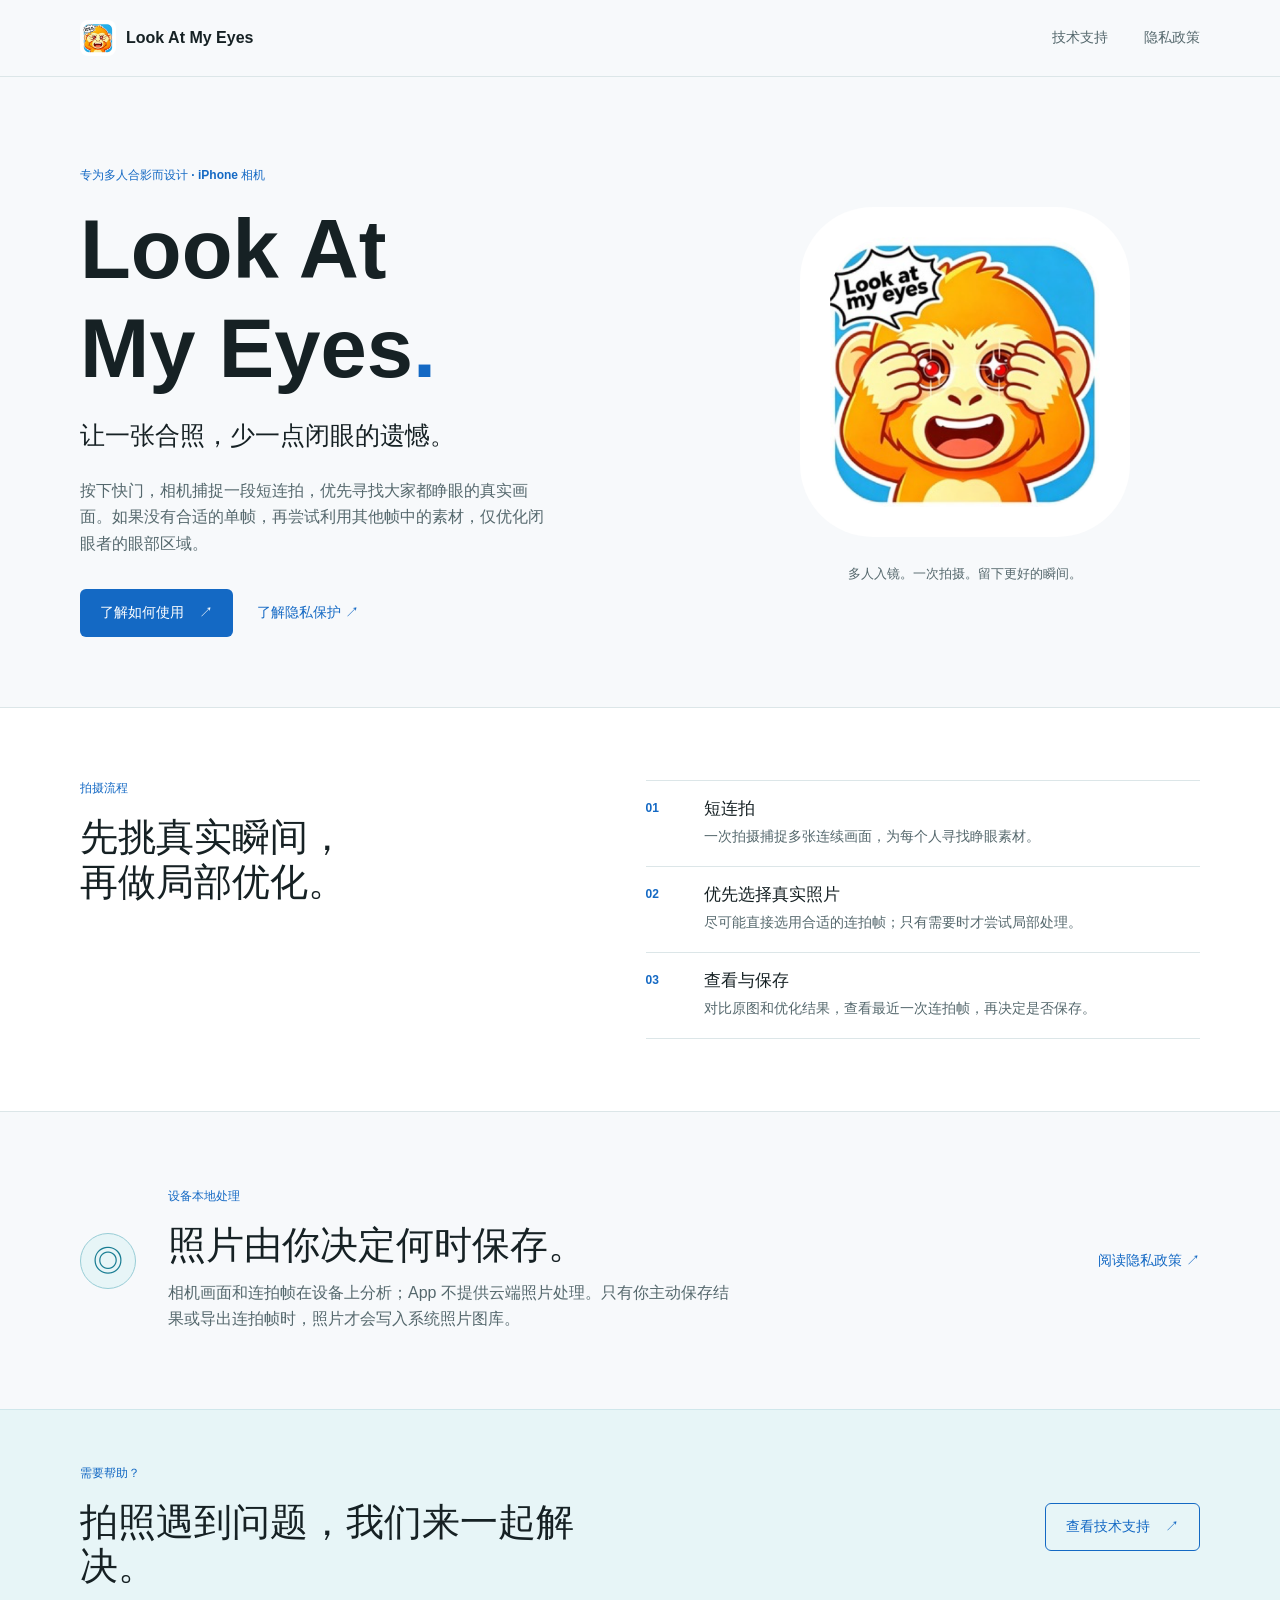
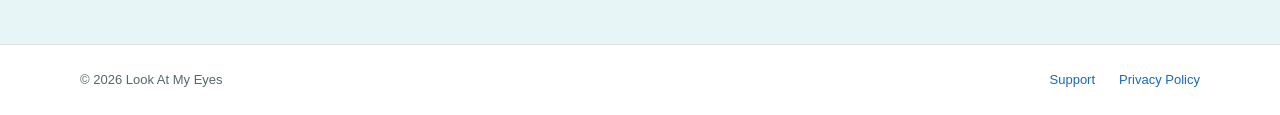
<file: index.html>
<!doctype html>
<html lang="zh-CN">
<head>
  <meta charset="utf-8">
  <meta name="viewport" content="width=device-width, initial-scale=1">
  <meta name="theme-color" content="#f7f9fb">
  <meta name="description" content="Look At My Eyes 是一款在设备本地处理多人合影的 iPhone 相机。了解功能、隐私保护和技术支持。">
  <title>Look At My Eyes | 合影，少一点遗憾</title>
  <link rel="icon" type="image/png" href="assets/app-icon.png">
  <link rel="stylesheet" href="styles.css">
</head>
<body>
  <header class="site-header">
    <nav class="nav shell" aria-label="主导航">
      <a class="brand" href="index.html" aria-current="page"><img src="assets/app-icon.png" width="36" height="36" alt=""><span>Look At My Eyes</span></a>
      <div class="nav-links">
        <a href="support.html">技术支持</a>
        <a href="privacy.html">隐私政策</a>
      </div>
    </nav>
  </header>
  <main>
    <section class="hero shell" aria-labelledby="hero-title">
      <div class="hero-copy">
        <p class="eyebrow">专为多人合影而设计 · iPhone 相机</p>
        <h1 id="hero-title">Look At<br>My Eyes<span class="period">.</span></h1>
        <p class="lead">让一张合照，少一点闭眼的遗憾。</p>
        <p class="intro">按下快门，相机捕捉一段短连拍，优先寻找大家都睁眼的真实画面。如果没有合适的单帧，再尝试利用其他帧中的素材，仅优化闭眼者的眼部区域。</p>
        <div class="hero-actions">
          <a class="button button-primary" href="support.html">了解如何使用 <span aria-hidden="true">↗</span></a>
          <a class="text-link" href="privacy.html">了解隐私保护 <span aria-hidden="true">↗</span></a>
        </div>
      </div>
      <div class="hero-art">
        <div class="app-icon-display"><img src="assets/app-icon.png" width="320" height="320" alt="Look At My Eyes App 图标"></div>
        <p class="art-caption">多人入镜。一次拍摄。留下更好的瞬间。</p>
      </div>
    </section>
    <section class="feature-band">
      <div class="shell feature-grid">
        <div class="feature-intro">
          <p class="eyebrow">拍摄流程</p>
          <h2>先挑真实瞬间，<br>再做局部优化。</h2>
        </div>
        <div class="features">
          <article class="feature"><span class="feature-mark" aria-hidden="true">01</span><div><h3>短连拍</h3><p>一次拍摄捕捉多张连续画面，为每个人寻找睁眼素材。</p></div></article>
          <article class="feature"><span class="feature-mark" aria-hidden="true">02</span><div><h3>优先选择真实照片</h3><p>尽可能直接选用合适的连拍帧；只有需要时才尝试局部处理。</p></div></article>
          <article class="feature"><span class="feature-mark" aria-hidden="true">03</span><div><h3>查看与保存</h3><p>对比原图和优化结果，查看最近一次连拍帧，再决定是否保存。</p></div></article>
        </div>
      </div>
    </section>
    <section class="shell privacy-note" aria-labelledby="privacy-title">
      <div class="privacy-symbol" aria-hidden="true">◎</div>
      <div>
        <p class="eyebrow">设备本地处理</p>
        <h2 id="privacy-title">照片由你决定何时保存。</h2>
        <p>相机画面和连拍帧在设备上分析；App 不提供云端照片处理。只有你主动保存结果或导出连拍帧时，照片才会写入系统照片图库。</p>
      </div>
      <a class="text-link" href="privacy.html">阅读隐私政策 <span aria-hidden="true">↗</span></a>
    </section>
    <section class="contact-band">
      <div class="shell contact-inner">
        <div><p class="eyebrow">需要帮助？</p><h2>拍照遇到问题，我们来一起解决。</h2></div>
        <a class="button button-outline" href="support.html">查看技术支持 <span aria-hidden="true">↗</span></a>
      </div>
    </section>
  </main>
  <footer class="site-footer">
    <div class="shell footer-inner"><span>© 2026 Look At My Eyes</span><div><a href="support.html">Support</a><a href="privacy.html">Privacy Policy</a></div></div>
  </footer>
</body>
</html>
</file>
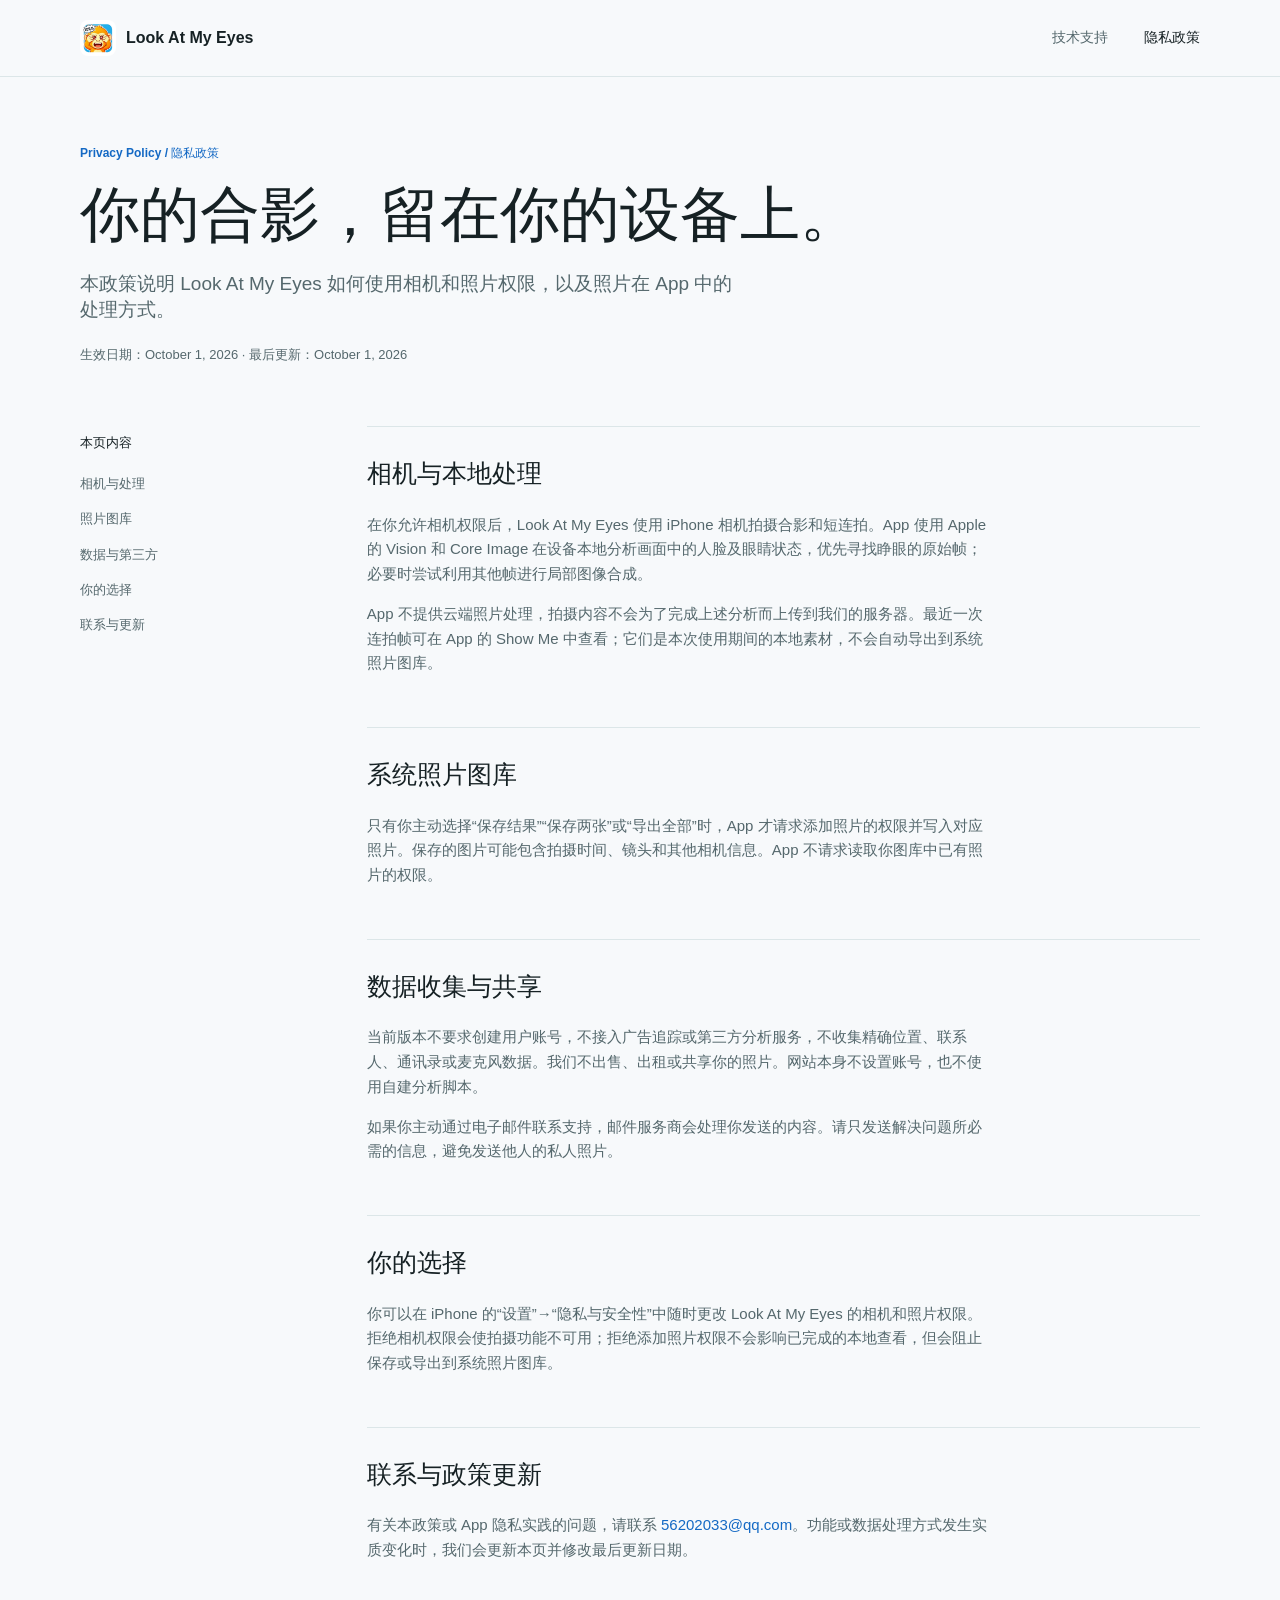
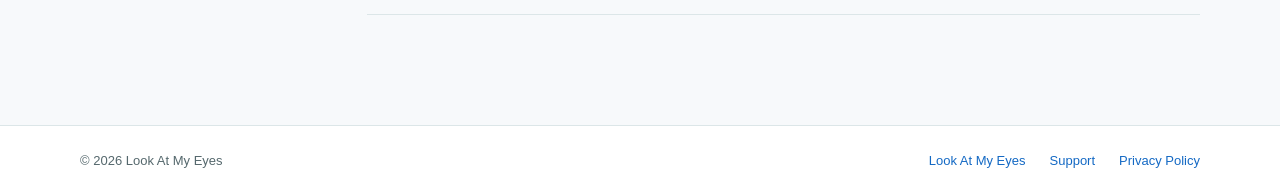
<file: privacy.html>
<!doctype html>
<html lang="zh-CN">
<head>
  <meta charset="utf-8">
  <meta name="viewport" content="width=device-width, initial-scale=1">
  <meta name="theme-color" content="#f7f9fb">
  <meta name="description" content="阅读 Look At My Eyes 隐私政策，了解相机、相册写入权限和设备本地照片处理方式。">
  <title>隐私政策 | Look At My Eyes</title>
  <link rel="icon" type="image/png" href="assets/app-icon.png">
  <link rel="stylesheet" href="styles.css">
</head>
<body>
  <header class="site-header">
    <nav class="nav shell" aria-label="主导航">
      <a class="brand" href="index.html"><img src="assets/app-icon.png" width="36" height="36" alt=""><span>Look At My Eyes</span></a>
      <div class="nav-links"><a href="support.html">技术支持</a><a href="privacy.html" aria-current="page">隐私政策</a></div>
    </nav>
  </header>
  <main class="document shell">
    <header class="document-header">
      <p class="eyebrow">Privacy Policy / 隐私政策</p>
      <h1>你的合影，留在你的设备上。</h1>
      <p class="lead">本政策说明 Look At My Eyes 如何使用相机和照片权限，以及照片在 App 中的处理方式。</p>
      <p class="date">生效日期：October 1, 2026 · 最后更新：October 1, 2026</p>
    </header>
    <div class="document-grid">
      <aside class="document-aside" aria-label="本页内容">
        <strong>本页内容</strong>
        <a href="#camera">相机与处理</a>
        <a href="#photos">照片图库</a>
        <a href="#data">数据与第三方</a>
        <a href="#control">你的选择</a>
        <a href="#contact">联系与更新</a>
      </aside>
      <div class="document-body">
        <section id="camera" class="document-section">
          <h2>相机与本地处理</h2>
          <p>在你允许相机权限后，Look At My Eyes 使用 iPhone 相机拍摄合影和短连拍。App 使用 Apple 的 Vision 和 Core Image 在设备本地分析画面中的人脸及眼睛状态，优先寻找睁眼的原始帧；必要时尝试利用其他帧进行局部图像合成。</p>
          <p>App 不提供云端照片处理，拍摄内容不会为了完成上述分析而上传到我们的服务器。最近一次连拍帧可在 App 的 Show Me 中查看；它们是本次使用期间的本地素材，不会自动导出到系统照片图库。</p>
        </section>
        <section id="photos" class="document-section">
          <h2>系统照片图库</h2>
          <p>只有你主动选择“保存结果”“保存两张”或“导出全部”时，App 才请求添加照片的权限并写入对应照片。保存的图片可能包含拍摄时间、镜头和其他相机信息。App 不请求读取你图库中已有照片的权限。</p>
        </section>
        <section id="data" class="document-section">
          <h2>数据收集与共享</h2>
          <p>当前版本不要求创建用户账号，不接入广告追踪或第三方分析服务，不收集精确位置、联系人、通讯录或麦克风数据。我们不出售、出租或共享你的照片。网站本身不设置账号，也不使用自建分析脚本。</p>
          <p>如果你主动通过电子邮件联系支持，邮件服务商会处理你发送的内容。请只发送解决问题所必需的信息，避免发送他人的私人照片。</p>
        </section>
        <section id="control" class="document-section">
          <h2>你的选择</h2>
          <p>你可以在 iPhone 的“设置”→“隐私与安全性”中随时更改 Look At My Eyes 的相机和照片权限。拒绝相机权限会使拍摄功能不可用；拒绝添加照片权限不会影响已完成的本地查看，但会阻止保存或导出到系统照片图库。</p>
        </section>
        <section id="contact" class="document-section">
          <h2>联系与政策更新</h2>
          <p>有关本政策或 App 隐私实践的问题，请联系 <a href="mailto:56202033@qq.com">56202033@qq.com</a>。功能或数据处理方式发生实质变化时，我们会更新本页并修改最后更新日期。</p>
        </section>
      </div>
    </div>
  </main>
  <footer class="site-footer"><div class="shell footer-inner"><span>© 2026 Look At My Eyes</span><div><a href="index.html">Look At My Eyes</a><a href="support.html">Support</a><a href="privacy.html">Privacy Policy</a></div></div></footer>
</body>
</html>
</file>
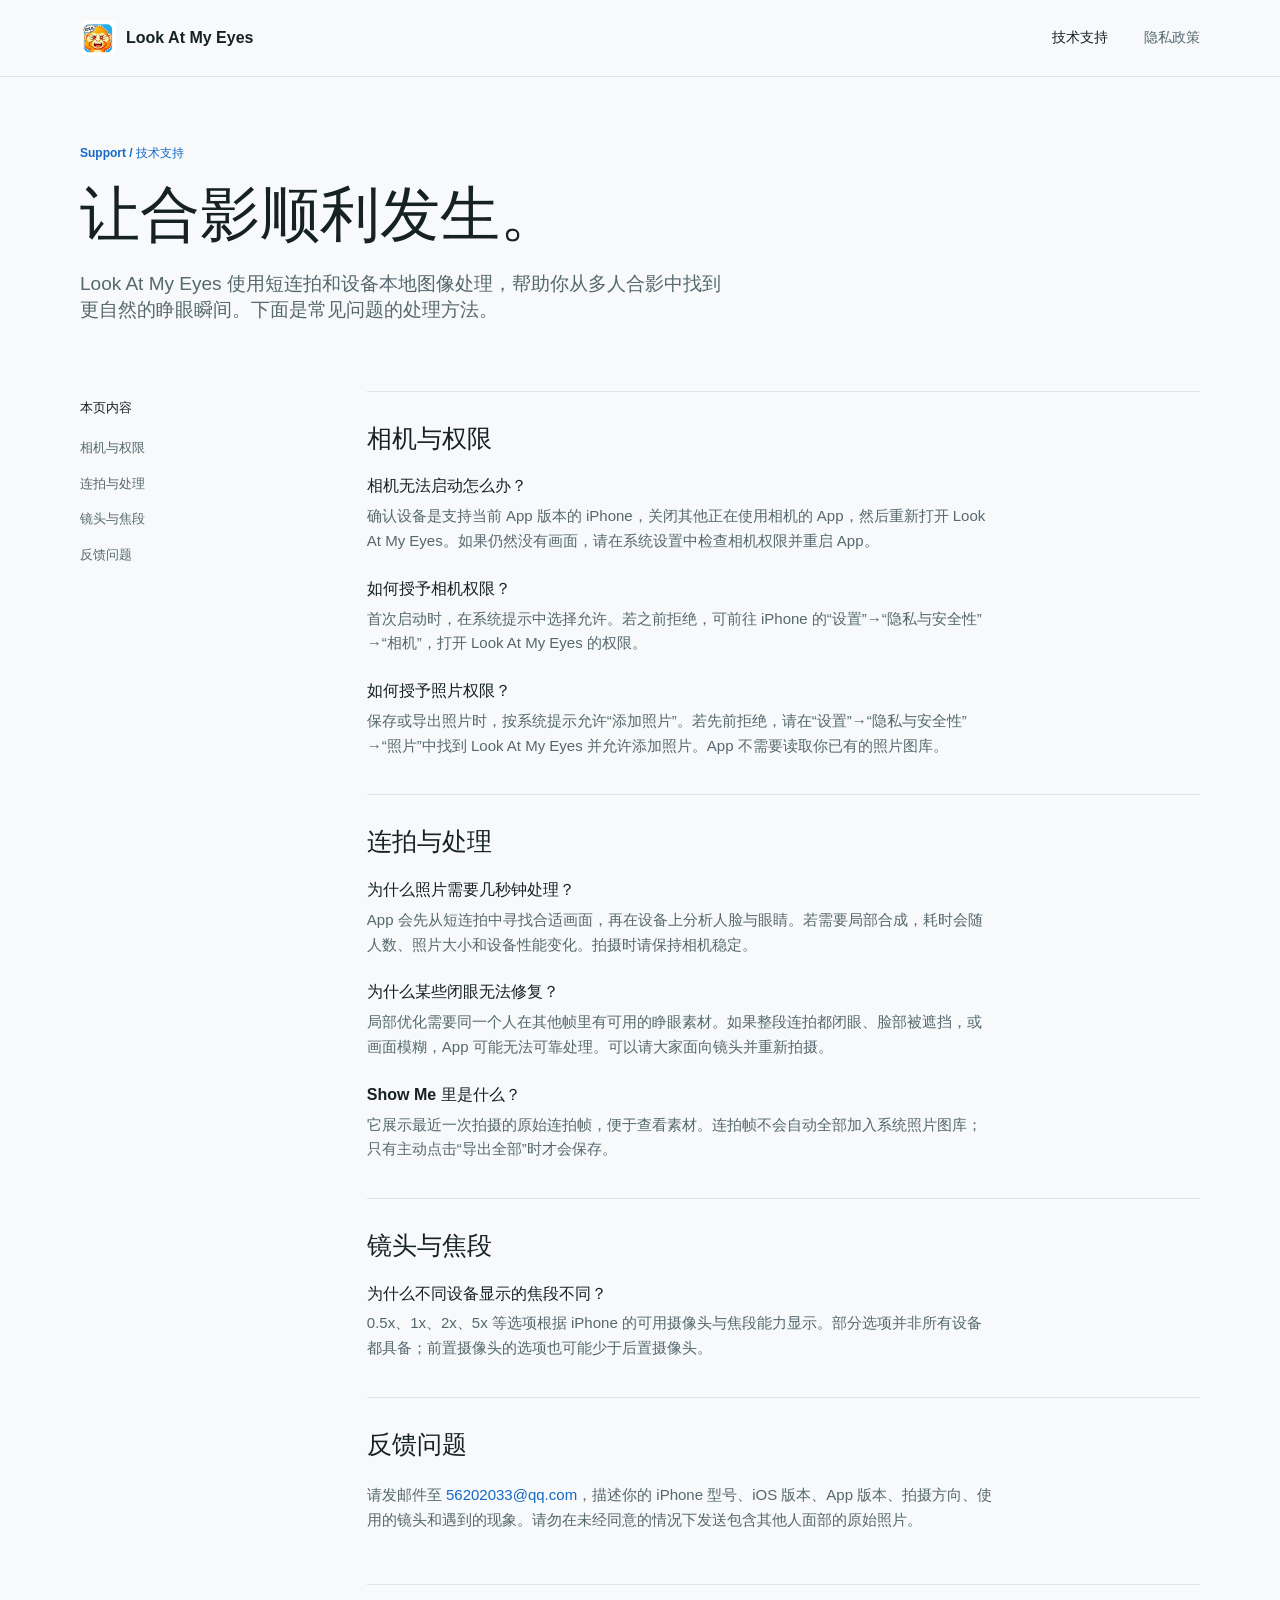
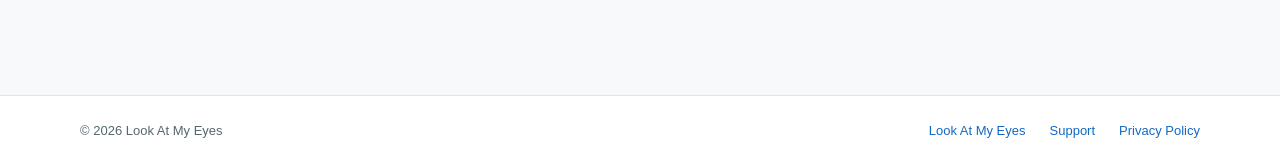
<file: support.html>
<!doctype html>
<html lang="zh-CN">
<head>
  <meta charset="utf-8">
  <meta name="viewport" content="width=device-width, initial-scale=1">
  <meta name="theme-color" content="#f7f9fb">
  <meta name="description" content="Look At My Eyes 技术支持：相机与照片权限、连拍处理、闭眼优化、焦段选择和问题反馈。">
  <title>技术支持 | Look At My Eyes</title>
  <link rel="icon" type="image/png" href="assets/app-icon.png">
  <link rel="stylesheet" href="styles.css">
</head>
<body>
  <header class="site-header">
    <nav class="nav shell" aria-label="主导航">
      <a class="brand" href="index.html"><img src="assets/app-icon.png" width="36" height="36" alt=""><span>Look At My Eyes</span></a>
      <div class="nav-links"><a href="support.html" aria-current="page">技术支持</a><a href="privacy.html">隐私政策</a></div>
    </nav>
  </header>
  <main class="document shell">
    <header class="document-header">
      <p class="eyebrow">Support / 技术支持</p>
      <h1>让合影顺利发生。</h1>
      <p class="lead">Look At My Eyes 使用短连拍和设备本地图像处理，帮助你从多人合影中找到更自然的睁眼瞬间。下面是常见问题的处理方法。</p>
    </header>
    <div class="document-grid">
      <aside class="document-aside" aria-label="本页内容">
        <strong>本页内容</strong>
        <a href="#camera">相机与权限</a>
        <a href="#processing">连拍与处理</a>
        <a href="#lenses">镜头与焦段</a>
        <a href="#contact">反馈问题</a>
      </aside>
      <div class="document-body">
        <section id="camera" class="document-section">
          <h2>相机与权限</h2>
          <div class="qa"><h3>相机无法启动怎么办？</h3><p>确认设备是支持当前 App 版本的 iPhone，关闭其他正在使用相机的 App，然后重新打开 Look At My Eyes。如果仍然没有画面，请在系统设置中检查相机权限并重启 App。</p></div>
          <div class="qa"><h3>如何授予相机权限？</h3><p>首次启动时，在系统提示中选择允许。若之前拒绝，可前往 iPhone 的“设置”→“隐私与安全性”→“相机”，打开 Look At My Eyes 的权限。</p></div>
          <div class="qa"><h3>如何授予照片权限？</h3><p>保存或导出照片时，按系统提示允许“添加照片”。若先前拒绝，请在“设置”→“隐私与安全性”→“照片”中找到 Look At My Eyes 并允许添加照片。App 不需要读取你已有的照片图库。</p></div>
        </section>
        <section id="processing" class="document-section">
          <h2>连拍与处理</h2>
          <div class="qa"><h3>为什么照片需要几秒钟处理？</h3><p>App 会先从短连拍中寻找合适画面，再在设备上分析人脸与眼睛。若需要局部合成，耗时会随人数、照片大小和设备性能变化。拍摄时请保持相机稳定。</p></div>
          <div class="qa"><h3>为什么某些闭眼无法修复？</h3><p>局部优化需要同一个人在其他帧里有可用的睁眼素材。如果整段连拍都闭眼、脸部被遮挡，或画面模糊，App 可能无法可靠处理。可以请大家面向镜头并重新拍摄。</p></div>
          <div class="qa"><h3>Show Me 里是什么？</h3><p>它展示最近一次拍摄的原始连拍帧，便于查看素材。连拍帧不会自动全部加入系统照片图库；只有主动点击“导出全部”时才会保存。</p></div>
        </section>
        <section id="lenses" class="document-section">
          <h2>镜头与焦段</h2>
          <div class="qa"><h3>为什么不同设备显示的焦段不同？</h3><p>0.5x、1x、2x、5x 等选项根据 iPhone 的可用摄像头与焦段能力显示。部分选项并非所有设备都具备；前置摄像头的选项也可能少于后置摄像头。</p></div>
        </section>
        <section id="contact" class="document-section">
          <h2>反馈问题</h2>
          <p>请发邮件至 <a href="mailto:56202033@qq.com">56202033@qq.com</a>，描述你的 iPhone 型号、iOS 版本、App 版本、拍摄方向、使用的镜头和遇到的现象。请勿在未经同意的情况下发送包含其他人面部的原始照片。</p>
        </section>
      </div>
    </div>
  </main>
  <footer class="site-footer"><div class="shell footer-inner"><span>© 2026 Look At My Eyes</span><div><a href="index.html">Look At My Eyes</a><a href="support.html">Support</a><a href="privacy.html">Privacy Policy</a></div></div></footer>
</body>
</html>
</file>
<file: styles.css>
:root {
  color-scheme: light;
  --paper: #f7f9fb;
  --surface: #fff;
  --ink: #162124;
  --muted: #55686d;
  --line: #dce6e8;
  --blue: #1469c4;
  --blue-dark: #0753a3;
  --aqua: #e7f5f7;
  --focus: #eead38;
  font-family: -apple-system, BlinkMacSystemFont, "SF Pro Text", "PingFang SC", "Helvetica Neue", sans-serif;
  font-synthesis: none;
  letter-spacing: 0;
}
*, *::before, *::after { box-sizing: border-box; }
html { scroll-behavior: smooth; }
body { margin: 0; background: var(--paper); color: var(--ink); line-height: 1.65; }
img { display: block; max-width: 100%; }
a { color: var(--blue); text-decoration: none; }
a:hover { color: var(--blue-dark); }
a:focus-visible { outline: 3px solid var(--focus); outline-offset: 4px; border-radius: 3px; }
.shell { width: min(100% - 48px, 1120px); margin-inline: auto; }
.site-header { background: rgba(247, 249, 251, .96); border-bottom: 1px solid var(--line); }
.nav { display: flex; align-items: center; justify-content: space-between; min-height: 76px; gap: 20px; }
.brand { display: inline-flex; align-items: center; gap: 10px; color: var(--ink); font-weight: 750; white-space: nowrap; }
.brand img { width: 36px; height: 36px; border-radius: 8px; }
.nav-links { display: flex; align-items: center; gap: clamp(12px, 3vw, 36px); }
.nav-links a { color: var(--muted); font-size: 14px; white-space: nowrap; }
.nav-links a[aria-current="page"] { color: var(--ink); font-weight: 700; }
.eyebrow { margin: 0 0 18px; color: var(--blue); font-size: 12px; font-weight: 750; line-height: 1.4; }
h1, h2, h3, p { margin-top: 0; }
h1, h2, h3 { line-height: 1.18; letter-spacing: 0; }
.hero { display: grid; grid-template-columns: minmax(0, 1.1fr) minmax(0, .9fr); align-items: center; gap: clamp(40px, 6vw, 96px); padding-block: clamp(54px, 7vw, 100px) 70px; }
.hero h1 { font-size: clamp(52px, 6.5vw, 88px); font-weight: 780; margin-bottom: 20px; }
.period { color: var(--blue); }
.lead { font-size: clamp(20px, 2.3vw, 25px); font-weight: 650; line-height: 1.4; }
.intro { color: var(--muted); max-width: 53ch; font-size: 16px; }
.hero-actions { display: flex; align-items: center; flex-wrap: wrap; gap: 24px; margin-top: 32px; }
.button { display: inline-flex; align-items: center; justify-content: center; gap: 15px; min-height: 48px; padding: 10px 20px; border-radius: 6px; font-size: 14px; font-weight: 700; }
.button-primary { background: var(--blue); color: #fff; }
.button-primary:hover { background: var(--blue-dark); color: #fff; }
.button-outline { border: 1px solid var(--blue); color: var(--blue); }
.button-outline:hover { border-color: var(--blue-dark); background: #fff; }
.text-link { font-size: 14px; font-weight: 700; white-space: nowrap; }
.hero-art { display: flex; flex-direction: column; align-items: center; justify-content: center; gap: 26px; }
.app-icon-display { width: min(100%, 330px); aspect-ratio: 1; }
.app-icon-display img { width: 100%; height: 100%; object-fit: contain; border-radius: 22%; }
.art-caption { color: var(--muted); font-size: 13px; text-align: center; }
.feature-band { background: var(--surface); border-block: 1px solid var(--line); }
.feature-grid { display: grid; grid-template-columns: minmax(0, .95fr) minmax(0, 1.05fr); gap: 64px; padding-block: 72px; }
.feature-intro h2, .privacy-note h2, .contact-inner h2 { font-size: clamp(26px, 3vw, 38px); }
.features { border-top: 1px solid var(--line); }
.feature { display: grid; grid-template-columns: 42px minmax(0, 1fr); gap: 16px; padding-block: 18px; border-bottom: 1px solid var(--line); }
.feature-mark { color: var(--blue); font-size: 12px; font-weight: 750; font-variant-numeric: tabular-nums; }
.feature h3 { font-size: 17px; margin-bottom: 6px; }
.feature p { color: var(--muted); margin-bottom: 0; font-size: 14px; }
.privacy-note { display: grid; grid-template-columns: 64px minmax(0, 1fr) auto; align-items: center; gap: 24px; padding-block: 76px; }
.privacy-symbol { display: grid; place-items: center; width: 56px; height: 56px; border: 1px solid #98cdd6; border-radius: 50%; background: var(--aqua); color: #177c92; font-size: 30px; }
.privacy-note h2 { margin-bottom: 12px; }
.privacy-note p:last-child { max-width: 64ch; color: var(--muted); margin-bottom: 0; }
.contact-band { background: var(--aqua); border-top: 1px solid #cfe7eb; }
.contact-inner { display: flex; justify-content: space-between; align-items: center; gap: 30px; padding-block: 55px; }
.contact-inner h2 { max-width: 25ch; margin-bottom: 0; }
.site-footer { border-top: 1px solid var(--line); background: var(--surface); }
.footer-inner { display: flex; justify-content: space-between; gap: 20px; flex-wrap: wrap; padding-block: 24px; color: var(--muted); font-size: 13px; }
.footer-inner > div { display: flex; flex-wrap: wrap; gap: 24px; }
.document { padding-block: 68px 110px; }
.document-header { max-width: 800px; padding-bottom: 48px; }
.document-header h1 { font-size: clamp(38px, 5vw, 60px); margin-bottom: 20px; }
.document-header .lead { color: var(--muted); font-size: 19px; font-weight: 450; max-width: 62ch; }
.date { font-size: 13px; color: var(--muted); margin-top: 20px; }
.document-grid { display: grid; grid-template-columns: 210px minmax(0, 1fr); gap: clamp(40px, 6vw, 100px); }
.document-aside { display: flex; flex-direction: column; gap: 14px; align-self: start; position: sticky; top: 24px; padding-top: 6px; font-size: 13px; }
.document-aside strong { color: var(--ink); margin-bottom: 5px; }
.document-aside a { color: var(--muted); }
.document-aside a:hover { color: var(--blue); }
.document-body { min-width: 0; border-top: 1px solid var(--line); }
.document-section { padding-block: 32px 36px; border-bottom: 1px solid var(--line); scroll-margin-top: 24px; }
.document-section h2 { font-size: 25px; margin-bottom: 24px; }
.document-section p { color: var(--muted); max-width: 75ch; font-size: 15px; }
.qa + .qa { margin-top: 26px; }
.qa h3 { font-size: 16px; margin-bottom: 8px; }
.qa p { margin-bottom: 0; }
.placeholder { color: var(--ink); overflow-wrap: anywhere; }
.notice { padding: 13px 16px; background: var(--aqua); border-left: 3px solid var(--blue); border-radius: 0 4px 4px 0; }
code { overflow-wrap: anywhere; }
@media (max-width: 760px) {
  .shell { width: min(100% - 36px, 1120px); }
  .nav { min-height: 64px; }
  .brand { font-size: 13px; }
  .brand img { width: 30px; height: 30px; }
  .nav-links { gap: 12px; }
  .nav-links a { font-size: 12px; }
  .hero { grid-template-columns: 1fr; gap: 42px; padding-block: 52px 60px; }
  .hero h1 { font-size: clamp(48px, 12vw, 72px); }
  .hero-art { align-items: flex-start; }
  .app-icon-display { width: min(68vw, 280px); margin-inline: auto; }
  .art-caption { align-self: center; }
  .feature-grid { grid-template-columns: 1fr; gap: 28px; padding-block: 55px; }
  .privacy-note { grid-template-columns: 48px minmax(0, 1fr); gap: 15px; padding-block: 55px; }
  .privacy-symbol { width: 44px; height: 44px; font-size: 25px; }
  .privacy-note > .text-link { grid-column: 2; }
  .contact-inner { align-items: flex-start; flex-direction: column; }
  .document { padding-block: 52px 75px; }
  .document-header { padding-bottom: 20px; }
  .document-grid { grid-template-columns: 1fr; gap: 25px; }
  .document-aside { position: static; display: flex; flex-direction: row; flex-wrap: wrap; gap: 10px 17px; padding-bottom: 16px; }
  .document-aside strong { flex-basis: 100%; }
}
@media (max-width: 390px) {
  .nav { align-items: flex-start; flex-direction: column; gap: 7px; padding-block: 11px; }
  .nav-links { padding-left: 40px; }
  .hero-actions { gap: 18px; }
}
@media (prefers-reduced-motion: reduce) { html { scroll-behavior: auto; } }
</file>
